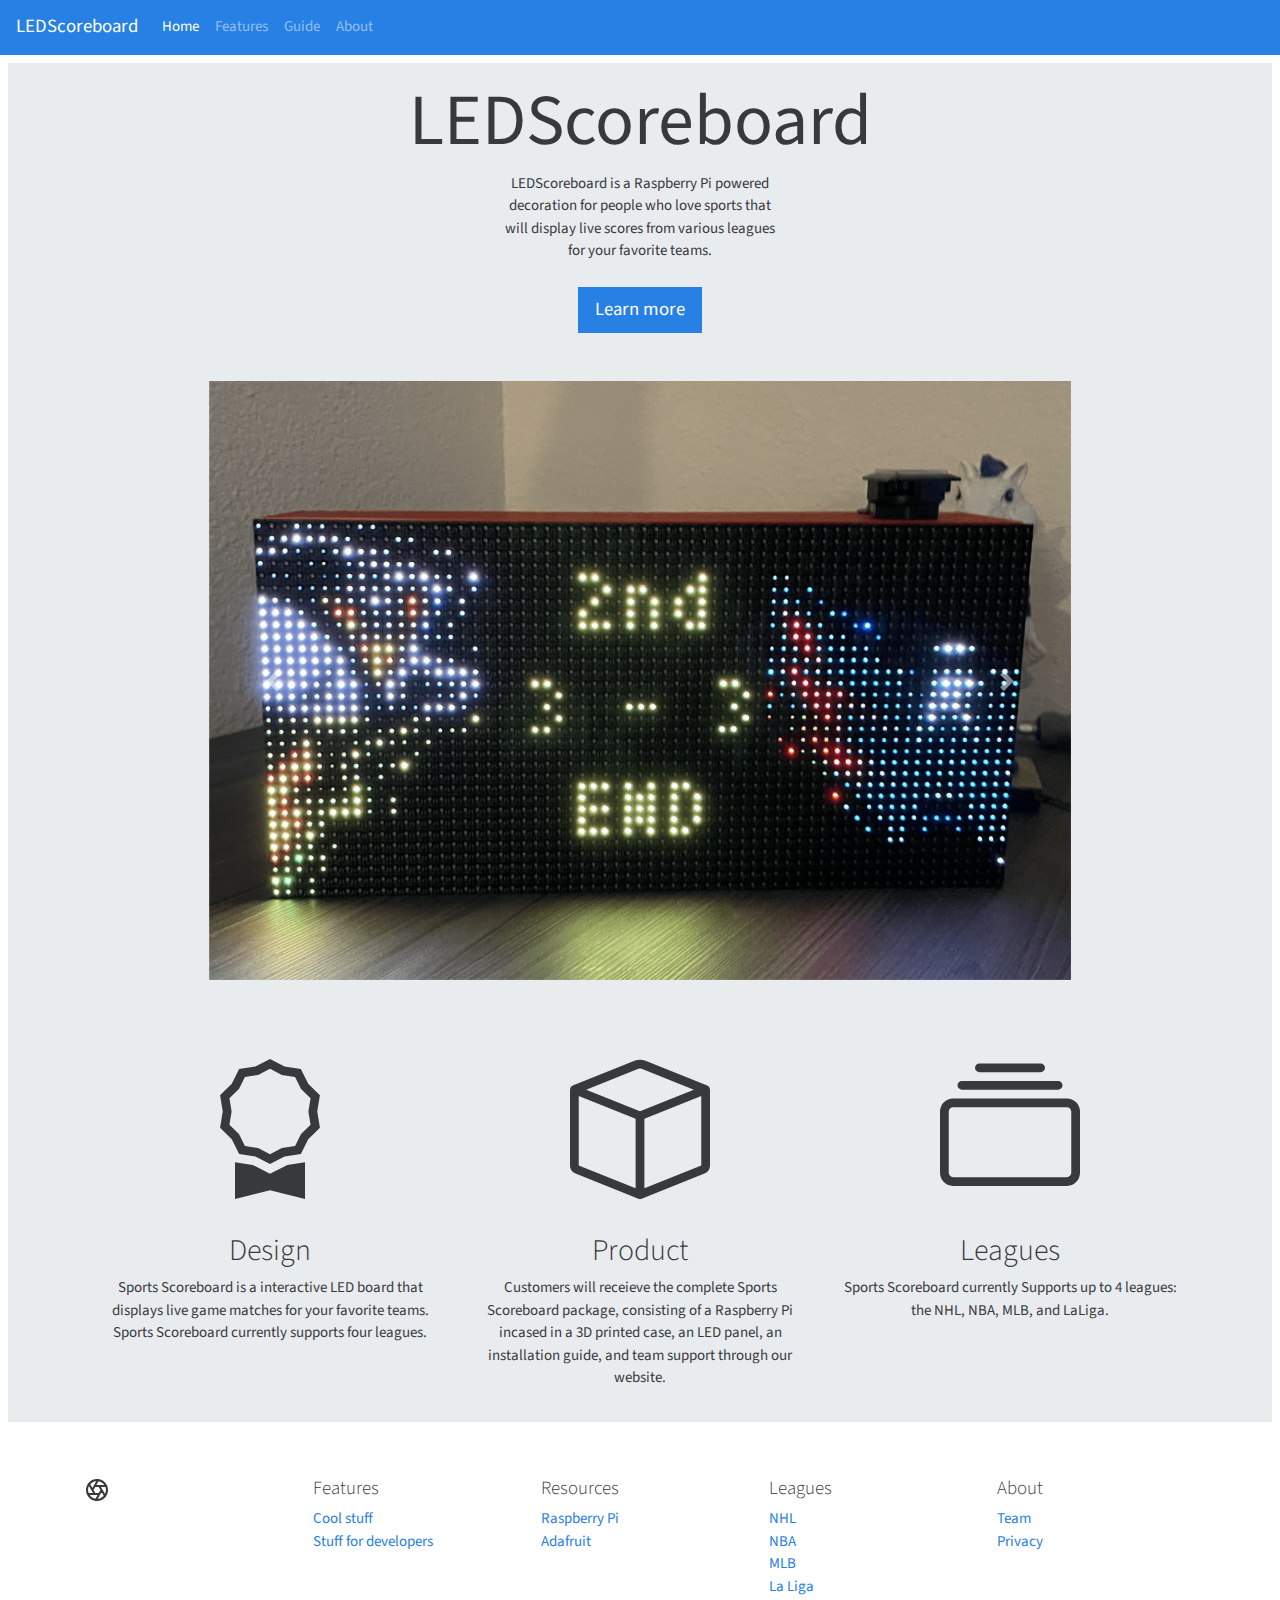
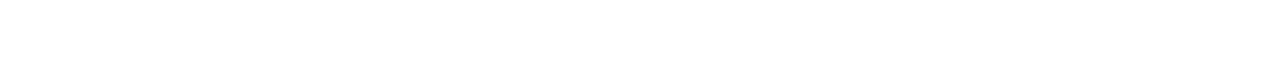
<file: index.html>
<!doctype html>
<html lang="en">

<head>
  <meta charset="utf-8">
  <meta name="viewport" content="width=device-width, initial-scale=1">
  <meta name="description" content="Base HTML for the project">
  <meta name="author" content="Amey Khairnar et al.">
  <title>LEDScoreboard - Home</title>

  <link rel="canonical" href="https://srdesignledboard.github.io/">

  <!-- Bootstrap, JQuery, Popper, etc -->
  <script src="https://code.jquery.com/jquery-3.3.1.slim.min.js"
    integrity="sha384-q8i/X+965DzO0rT7abK41JStQIAqVgRVzpbzo5smXKp4YfRvH+8abtTE1Pi6jizo"
    crossorigin="anonymous"></script>
  <script src="https://cdnjs.cloudflare.com/ajax/libs/popper.js/1.14.7/umd/popper.min.js"
    integrity="sha384-UO2eT0CpHqdSJQ6hJty5KVphtPhzWj9WO1clHTMGa3JDZwrnQq4sF86dIHNDz0W1"
    crossorigin="anonymous"></script>
  <link href="./stylesheets/bootstrap.min.css" rel="stylesheet">
  <link href="./stylesheets/style.css" rel="stylesheet">
  <script src="https://stackpath.bootstrapcdn.com/bootstrap/4.3.1/js/bootstrap.min.js"
    integrity="sha384-JjSmVgyd0p3pXB1rRibZUAYoIIy6OrQ6VrjIEaFf/nJGzIxFDsf4x0xIM+B07jRM"
    crossorigin="anonymous"></script>
</head>

<body>
  <!-- Navbar -->
  <nav class="navbar navbar-expand-lg navbar-dark bg-primary">
    <a class="navbar-brand" href="./index.html">LEDScoreboard</a>
    <button class="navbar-toggler" type="button" data-toggle="collapse" data-target="#navbarColor01"
      aria-controls="navbarColor01" aria-expanded="false" aria-label="Toggle navigation">
      <span class="navbar-toggler-icon"></span>
    </button>

    <div class="collapse navbar-collapse" id="navbarColor01">
      <ul class="navbar-nav mr-auto">
        <li class="nav-item active">
          <a class="nav-link" href="./index.html">Home</a>
        </li>
        <li class="nav-item">
          <a class="nav-link" href="./features/features.html">Features</a>
        </li>
        <li class="nav-item">
          <a class="nav-link" href="./guide/guide.html">Guide</a>
        </li>
        <li class="nav-item">
          <a class="nav-link" href="./about/about.html">About</a>
        </li>
    </div>
  </nav>
  <!-- /Navbar -->

  <main>
    <!-- Jumbotron -->
    <div class="jumbotron m-2 p-3">
      <div>
        <div class="text-center h-100 align-content-center">
          <h1 class="display-3"><b>LEDScoreboard</b></h1>
        </div>
        <div class="row h-100 align-content-center">
          <p class="col-3 mx-auto text-center">
            LEDScoreboard is a Raspberry Pi powered decoration for people who love sports that will display
            live scores from various leagues for your favorite teams.
          </p>
        </div>
        <div class="row h-100 align-content-center mt-2 mb-5">
          <a class="mx-auto btn btn-primary btn-lg" href="features/features.html">Learn more</a>
        </div>
      </div>

      <!-- Carousel with images of the scoreboard -->
      <div id="carouselExampleControls" class="carousel slide" data-ride="carousel"
        style="width: 70%; margin-left: auto; margin-right:auto">
        <div class="carousel-inner">
          <div class="carousel-item active">
            <img class="d-block w-100" src="img/1-min.png" alt="First league">
          </div>
          <div class="carousel-item">
            <img class="d-block w-100" src="img/2-min.png" alt="Second league">
          </div>
          <div class="carousel-item">
            <img class="d-block w-100" src="img/3-min.png" alt="Third league">
          </div>
          <div class="carousel-item">
            <img class="d-block w-100" src="img/4-min.png" alt="Third league">
          </div>
        </div>
        <a class="carousel-control-prev" href="#carouselExampleControls" role="button" data-slide="prev">
          <span class="carousel-control-prev-icon" aria-hidden="true"></span>
          <span class="sr-only">Previous</span>
        </a>
        <a class="carousel-control-next" href="#carouselExampleControls" role="button" data-slide="next">
          <span class="carousel-control-next-icon" aria-hidden="true"></span>
          <span class="sr-only">Next</span>
        </a>
      </div>
      <br><br>
      <!-- Carousel with images of the scoreboard -->

      <!-- Marketing messaging and featurettes
      ================================================== -->
      <!-- Wrap the rest of the page in another container to center all the content. -->

      <div class="container marketing">
        <!-- Three columns of text below the carousel -->
        <div class="row" style="margin-left: auto; margin-right:auto">
          <div class="col" style="text-align: center;">
            <svg xmlns="http://www.w3.org/2000/svg" width="140" height="140" fill="currentColor" class="bi bi-award"
              viewBox="0 0 16 16" style="margin: 10%;">
              <path
                d="M9.669.864 8 0 6.331.864l-1.858.282-.842 1.68-1.337 1.32L2.6 6l-.306 1.854 1.337 1.32.842 1.68 1.858.282L8 12l1.669-.864 1.858-.282.842-1.68 1.337-1.32L13.4 6l.306-1.854-1.337-1.32-.842-1.68L9.669.864zm1.196 1.193.684 1.365 1.086 1.072L12.387 6l.248 1.506-1.086 1.072-.684 1.365-1.51.229L8 10.874l-1.355-.702-1.51-.229-.684-1.365-1.086-1.072L3.614 6l-.25-1.506 1.087-1.072.684-1.365 1.51-.229L8 1.126l1.356.702 1.509.229z" />
              <path d="M4 11.794V16l4-1 4 1v-4.206l-2.018.306L8 13.126 6.018 12.1 4 11.794z" />
            </svg>

            <h2>Design</h2>
            <p>Sports Scoreboard is a interactive LED board that displays live game matches for your favorite teams.
              Sports Scoreboard currently supports four leagues.</p>
          </div><!-- /.col-lg-4 -->
          <div class="col" style="text-align: center;">
            <svg xmlns="http://www.w3.org/2000/svg" width="140" height="140" fill="currentColor" class="bi bi-box"
              viewBox="0 0 16 16" style="margin: 10%;">
              <path
                d="M8.186 1.113a.5.5 0 0 0-.372 0L1.846 3.5 8 5.961 14.154 3.5 8.186 1.113zM15 4.239l-6.5 2.6v7.922l6.5-2.6V4.24zM7.5 14.762V6.838L1 4.239v7.923l6.5 2.6zM7.443.184a1.5 1.5 0 0 1 1.114 0l7.129 2.852A.5.5 0 0 1 16 3.5v8.662a1 1 0 0 1-.629.928l-7.185 2.874a.5.5 0 0 1-.372 0L.63 13.09a1 1 0 0 1-.63-.928V3.5a.5.5 0 0 1 .314-.464L7.443.184z" />
            </svg>

            <h2>Product</h2>
            <p>Customers will receieve the complete Sports Scoreboard package, consisting of a Raspberry Pi incased in a
              3D printed case, an LED panel, an installation guide, and team support through our website.</p>
          </div><!-- /.col-lg-4 -->
          <div class="col" style="text-align: center;">
            <svg xmlns="http://www.w3.org/2000/svg" width="140" height="140" fill="currentColor"
              class="bi bi-collection" viewBox="0 0 16 16" style="margin: 10%;">
              <path
                d="M2.5 3.5a.5.5 0 0 1 0-1h11a.5.5 0 0 1 0 1h-11zm2-2a.5.5 0 0 1 0-1h7a.5.5 0 0 1 0 1h-7zM0 13a1.5 1.5 0 0 0 1.5 1.5h13A1.5 1.5 0 0 0 16 13V6a1.5 1.5 0 0 0-1.5-1.5h-13A1.5 1.5 0 0 0 0 6v7zm1.5.5A.5.5 0 0 1 1 13V6a.5.5 0 0 1 .5-.5h13a.5.5 0 0 1 .5.5v7a.5.5 0 0 1-.5.5h-13z" />
            </svg>


            <h2>Leagues</h2>
            <p>Sports Scoreboard currently Supports up to 4 leagues: the NHL, NBA, MLB, and LaLiga.</p>
          </div><!-- /.col-lg-4 -->
        </div><!-- /.row -->
      </div> <!--container marketing-->
    </div> <!-- Jumbotron -->
  </main>

  <!-- Footer -->
  <footer class="container py-5">
    <div class="row">
      <div class="col-12 col-md">
        <svg xmlns="http://www.w3.org/2000/svg" width="24" height="24" fill="none" stroke="currentColor"
          stroke-linecap="round" stroke-linejoin="round" stroke-width="2" class="d-block mb-2" role="img"
          viewBox="0 0 24 24">
          <title>Product</title>
          <circle cx="12" cy="12" r="10" />
          <path
            d="M14.31 8l5.74 9.94M9.69 8h11.48M7.38 12l5.74-9.94M9.69 16L3.95 6.06M14.31 16H2.83m13.79-4l-5.74 9.94" />
        </svg>
      </div>
      <div class="col-6 col-md">
        <h5>Features</h5>
        <ul class="list-unstyled text-small">
          <li><a class="link-secondary" href="features/features.html">Cool stuff</a></li>
          <li><a class="link-secondary" href="https://github.com/SrDesignLEDBoard">Stuff for developers</a></li>
        </ul>
      </div>
      <div class="col-6 col-md">
        <h5>Resources</h5>
        <ul class="list-unstyled text-small">
          <li><a class="link-secondary" href="https://www.raspberrypi.org/">Raspberry Pi</a></li>
          <li><a class="link-secondary" href="https://www.adafruit.com/">Adafruit</a></li>
        </ul>
      </div>
      <div class="col-6 col-md">
        <h5>Leagues</h5>
        <ul class="list-unstyled text-small">
          <li><a class="link-secondary" href="https://www.nhl.com/">NHL</a></li>
          <li><a class="link-secondary" href="https://www.nba.com/">NBA</a></li>
          <li><a class="link-secondary" href="https://www.mlb.com/">MLB</a></li>
          <li><a class="link-secondary" href="https://www.laliga.com/">La Liga</a></li>
        </ul>
      </div>
      <div class="col-6 col-md">
        <h5>About</h5>
        <ul class="list-unstyled text-small">
          <li><a class="link-secondary" href="./about/about.html#team">Team</a></li>
          <li><a class="link-secondary" href="./about/privacy.html">Privacy</a></li>
        </ul>
      </div>
    </div>
  </footer>
  <!-- /Footer -->
</body>

</html>
</file>
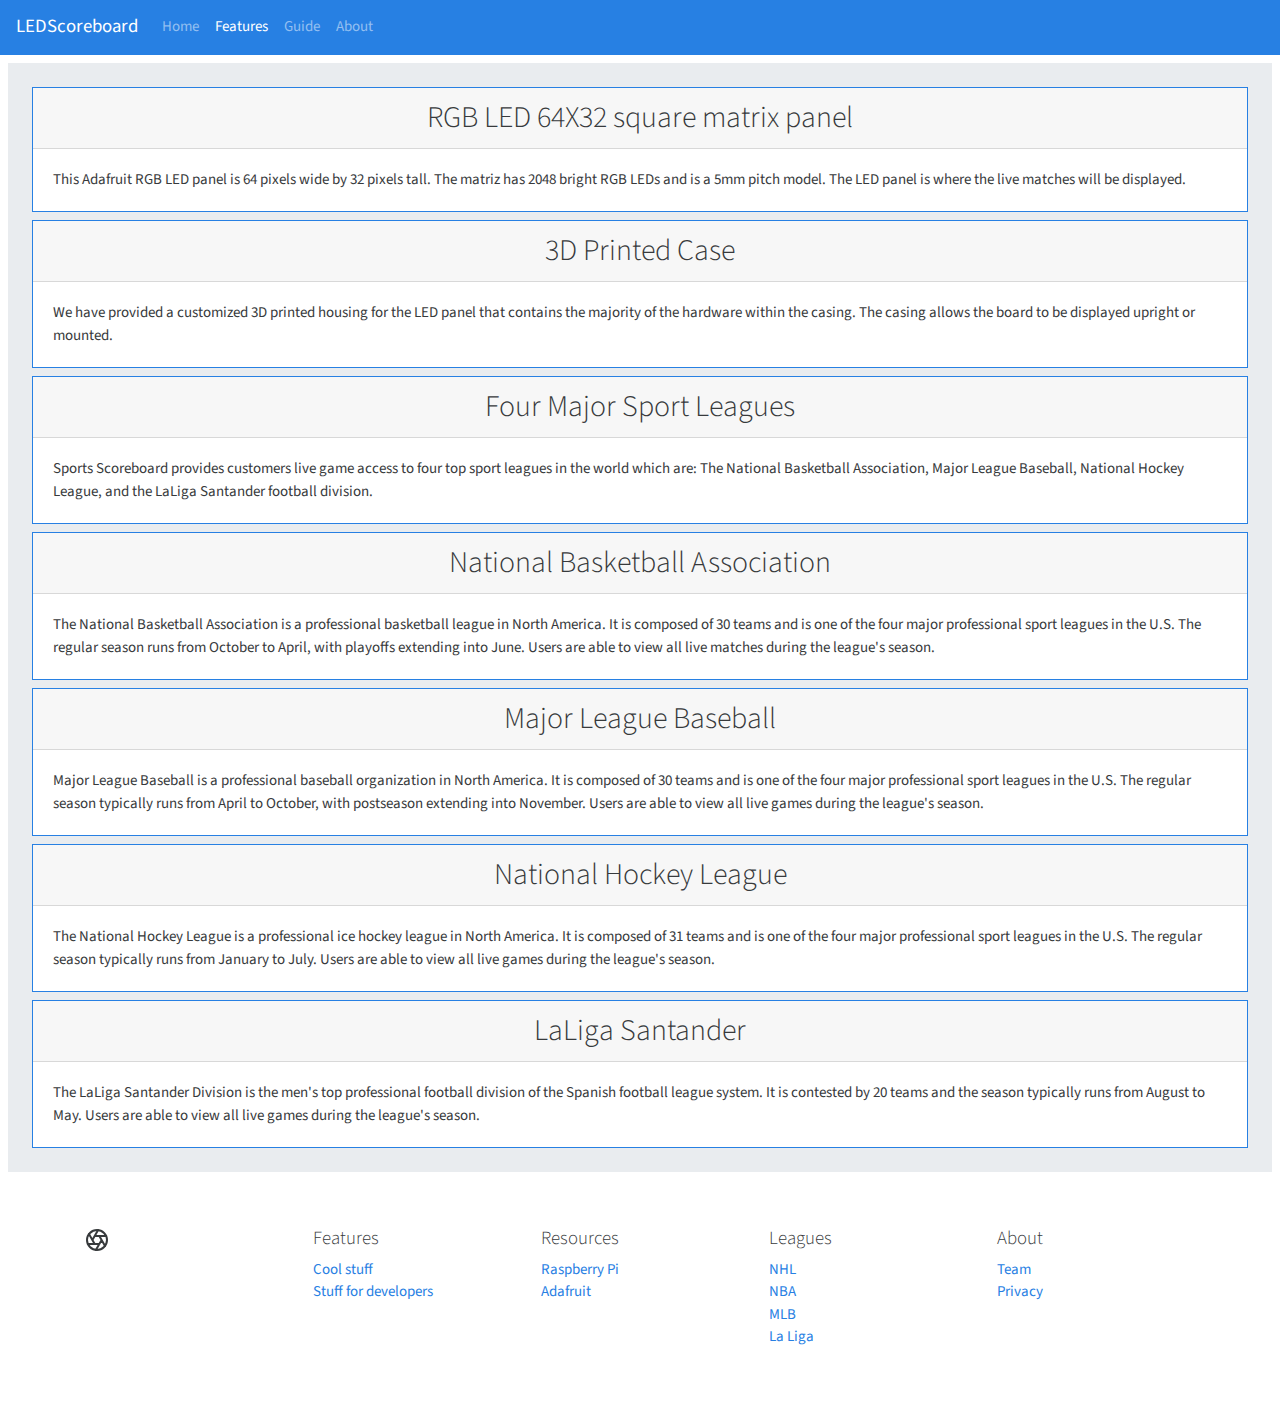
<file: features/features.html>
<!doctype html>
<html lang="en">

<head>
  <meta charset="utf-8">
  <meta name="viewport" content="width=device-width, initial-scale=1">
  <meta name="description" content="Base HTML for the project">
  <meta name="author" content="Amey Khairnar et al.">
  <title>LEDScoreboard - Features</title>

  <link rel="canonical" href="https://srdesignledboard.github.io/features/features.html">

  <!-- Bootstrap, JQuery, Popper, etc -->
  <script src="https://code.jquery.com/jquery-3.3.1.slim.min.js"
    integrity="sha384-q8i/X+965DzO0rT7abK41JStQIAqVgRVzpbzo5smXKp4YfRvH+8abtTE1Pi6jizo"
    crossorigin="anonymous"></script>
  <script src="https://cdnjs.cloudflare.com/ajax/libs/popper.js/1.14.7/umd/popper.min.js"
    integrity="sha384-UO2eT0CpHqdSJQ6hJty5KVphtPhzWj9WO1clHTMGa3JDZwrnQq4sF86dIHNDz0W1"
    crossorigin="anonymous"></script>
  <link href="../stylesheets/bootstrap.min.css" rel="stylesheet">
  <script src="https://stackpath.bootstrapcdn.com/bootstrap/4.3.1/js/bootstrap.min.js"
    integrity="sha384-JjSmVgyd0p3pXB1rRibZUAYoIIy6OrQ6VrjIEaFf/nJGzIxFDsf4x0xIM+B07jRM"
    crossorigin="anonymous"></script>
</head>

<body>
  <!-- Navbar -->
  <nav class="navbar navbar-expand-lg navbar-dark bg-primary">
    <a class="navbar-brand" href="../index.html">LEDScoreboard</a>
    <button class="navbar-toggler" type="button" data-toggle="collapse" data-target="#navbarColor01"
      aria-controls="navbarColor01" aria-expanded="false" aria-label="Toggle navigation">
      <span class="navbar-toggler-icon"></span>
    </button>

    <div class="collapse navbar-collapse" id="navbarColor01">
      <ul class="navbar-nav mr-auto">
        <li class="nav-item">
          <a class="nav-link" href="../index.html">Home</a>
        </li>
        <li class="nav-item active">
          <a class="nav-link" href="../features/features.html">Features</a>
        </li>
        <li class="nav-item">
          <a class="nav-link" href="../guide/guide.html">Guide</a>
        </li>
        <li class="nav-item">
          <a class="nav-link" href="../about/about.html">About</a>
        </li>
    </div>
  </nav>
  <!-- /Navbar -->

  <main>
    <!-- Jumbotron -->
    <div class="jumbotron m-2 p-3">
        <!-- RGB Panel -->
      <div class="card border-primary m-2">
        <div class="card-header text-center h2">RGB LED 64X32 square matrix panel</div>
        <div class="card-body">
          <p class="card-text">
            This Adafruit RGB LED panel is 64 pixels wide by 32 pixels tall. The matriz has 2048 bright RGB LEDs and is a 5mm pitch model. The LED panel is where the live matches will be displayed.
          </p>
        </div>
      </div>

      <!-- 3D Case -->
      <div class="card border-primary m-2">
        <div class="card-header text-center h2">3D Printed Case</div>
        <div class="card-body">
          <p class="card-text">
            We have provided a customized 3D printed housing for the LED panel that contains the majority of the hardware within the casing. The casing allows the board to be displayed upright or mounted.
          </p>
        </div>
      </div>

      <!-- Leagues -->
      <div class="card border-primary m-2">
        <div class="card-header text-center h2">Four Major Sport Leagues</div>
        <div class="card-body">
          <p class="card-text">
            Sports Scoreboard provides customers live game access to four top sport leagues in the world which are: The National Basketball Association, Major League Baseball, National Hockey League, and the LaLiga Santander football division.
          </p>
        </div>
      </div>

      <!-- NBA -->
      <div class="card border-primary m-2">
        <div class="card-header text-center h2">National Basketball Association</div>
        <div class="card-body">
          <p class="card-text">
            The National Basketball Association is a professional basketball league in North America. It is composed of 30 teams and is one of the four major professional sport leagues in the U.S. The regular season runs from October to April, with playoffs extending into June. Users are able to view all live matches during the league's season. 
          </p>
        </div>
      </div>

      <!-- MLB -->
      <div class="card border-primary m-2">
        <div class="card-header text-center h2">Major League Baseball</div>
        <div class="card-body">
          <p class="card-text">
            Major League Baseball is a professional baseball organization in North America. It is composed of 30 teams and is one of the four major professional sport leagues in the U.S. The regular season typically runs from April to October, with postseason extending into November. Users are able to view all live games during the league's season. 
          </p>
        </div>
      </div>

      <!-- NHL -->
      <div class="card border-primary m-2">
        <div class="card-header text-center h2">National Hockey League</div>
        <div class="card-body">
          <p class="card-text">
            The National Hockey League is a professional ice hockey league in North America. It is composed of 31 teams and is one of the four major professional sport leagues in the U.S. The regular season typically runs from January to July. Users are able to view all live games during the league's season. 
          </p>
        </div>
      </div>

      <!-- LaLiga -->
      <div class="card border-primary m-2">
        <div class="card-header text-center h2">LaLiga Santander</div>
        <div class="card-body">
          <p class="card-text">
            The LaLiga Santander Division is the men's top professional football division of the Spanish football league system. It is contested by 20 teams and the season typically runs from August to May. Users are able to view all live games during the league's season. 
          </p>
        </div>
      </div>

    </div>
  </main>

  <!-- Footer -->
  <footer class="container py-5">
    <div class="row">
      <div class="col-12 col-md">
        <svg xmlns="http://www.w3.org/2000/svg" width="24" height="24" fill="none" stroke="currentColor"
          stroke-linecap="round" stroke-linejoin="round" stroke-width="2" class="d-block mb-2" role="img"
          viewBox="0 0 24 24">
          <title>Product</title>
          <circle cx="12" cy="12" r="10" />
          <path
            d="M14.31 8l5.74 9.94M9.69 8h11.48M7.38 12l5.74-9.94M9.69 16L3.95 6.06M14.31 16H2.83m13.79-4l-5.74 9.94" />
        </svg>
      </div>
      <div class="col-6 col-md">
        <h5>Features</h5>
        <ul class="list-unstyled text-small">
          <li><a class="link-secondary" href="../features/features.html">Cool stuff</a></li>
          <li><a class="link-secondary" href="https://github.com/SrDesignLEDBoard">Stuff for developers</a></li>
        </ul>
      </div>
      <div class="col-6 col-md">
        <h5>Resources</h5>
        <ul class="list-unstyled text-small">
          <li><a class="link-secondary" href="https://www.raspberrypi.org/">Raspberry Pi</a></li>
          <li><a class="link-secondary" href="https://www.adafruit.com/">Adafruit</a></li>
        </ul>
      </div>
      <div class="col-6 col-md">
        <h5>Leagues</h5>
        <ul class="list-unstyled text-small">
          <li><a class="link-secondary" href="https://www.nhl.com/">NHL</a></li>
          <li><a class="link-secondary" href="https://www.nba.com/">NBA</a></li>
          <li><a class="link-secondary" href="https://www.mlb.com/">MLB</a></li>
          <li><a class="link-secondary" href="https://www.laliga.com/">La Liga</a></li>
        </ul>
      </div>
      <div class="col-6 col-md">
        <h5>About</h5>
        <ul class="list-unstyled text-small">
          <li><a class="link-secondary" href="../about/about.html#team">Team</a></li>
          <li><a class="link-secondary" href="../about/privacy.html">Privacy</a></li>
        </ul>
      </div>
    </div>
  </footer>
  <!-- /Footer -->
</body>

</html>
</file>
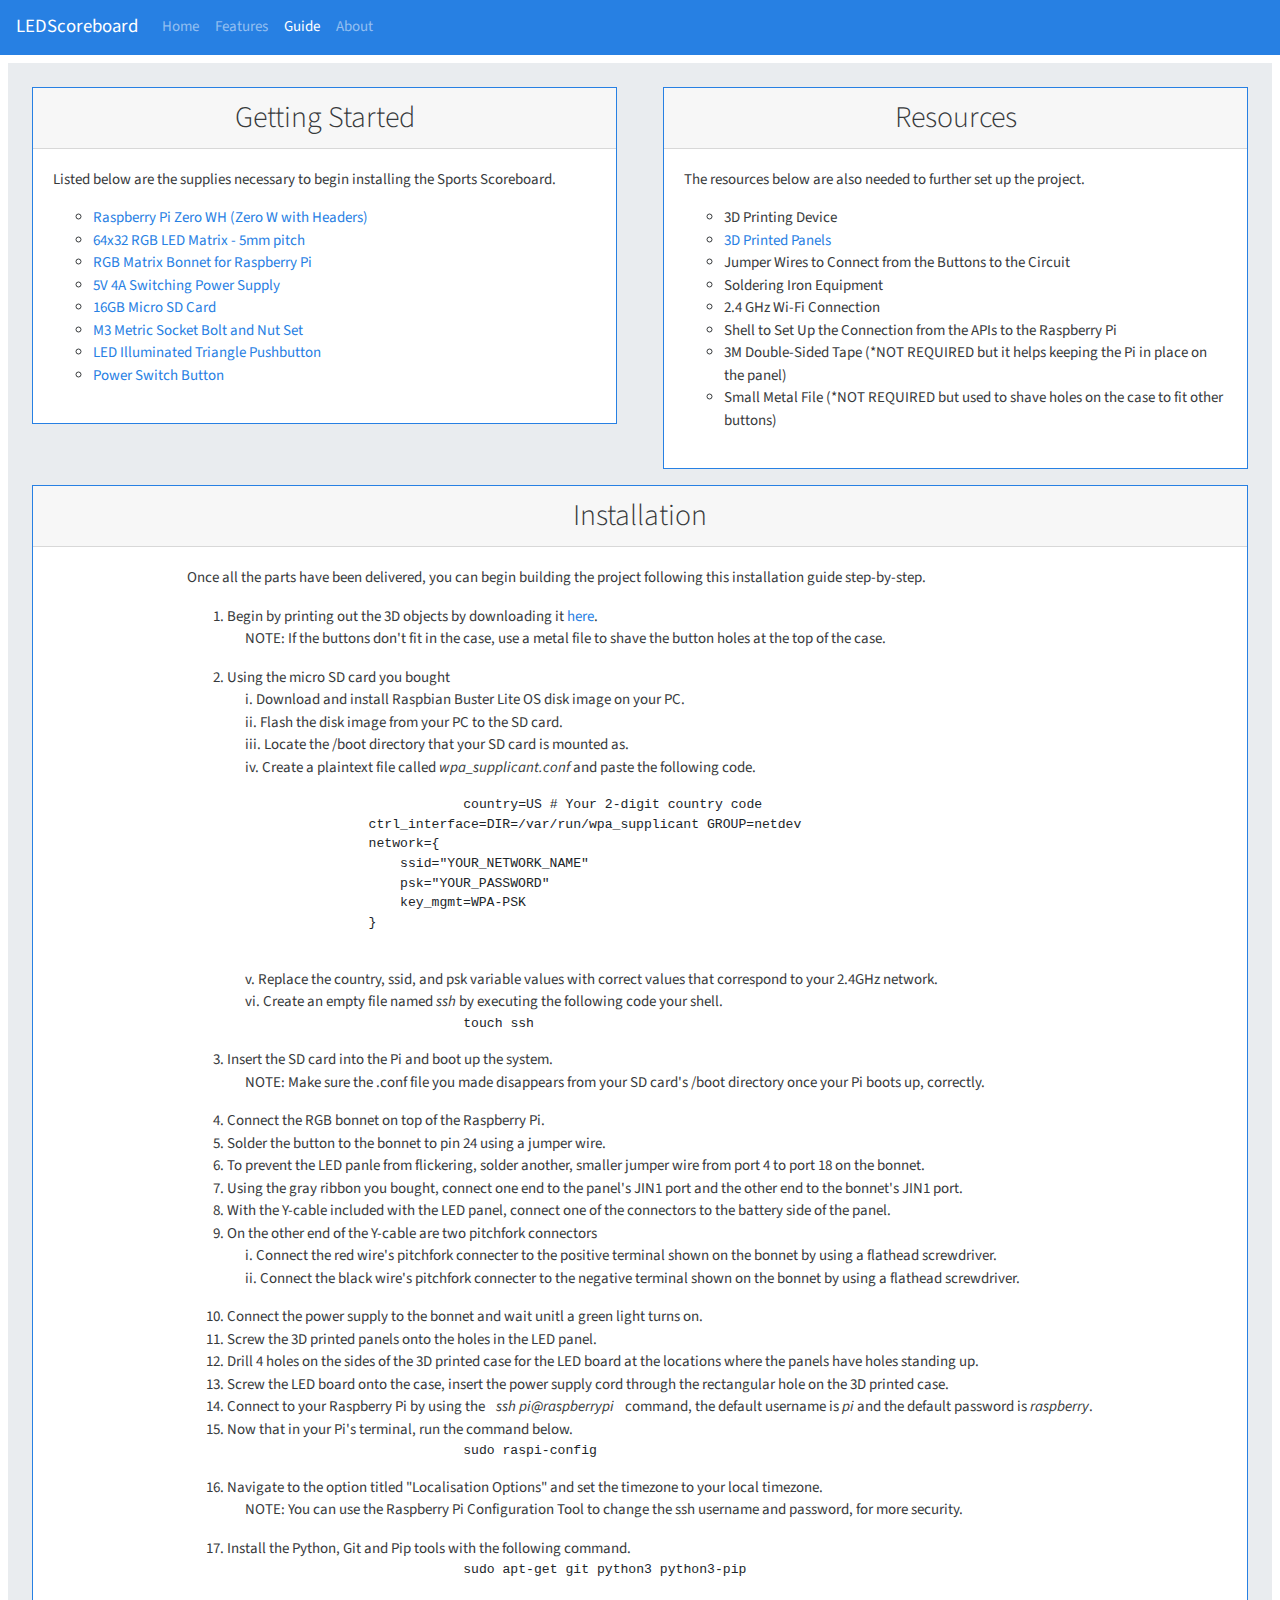
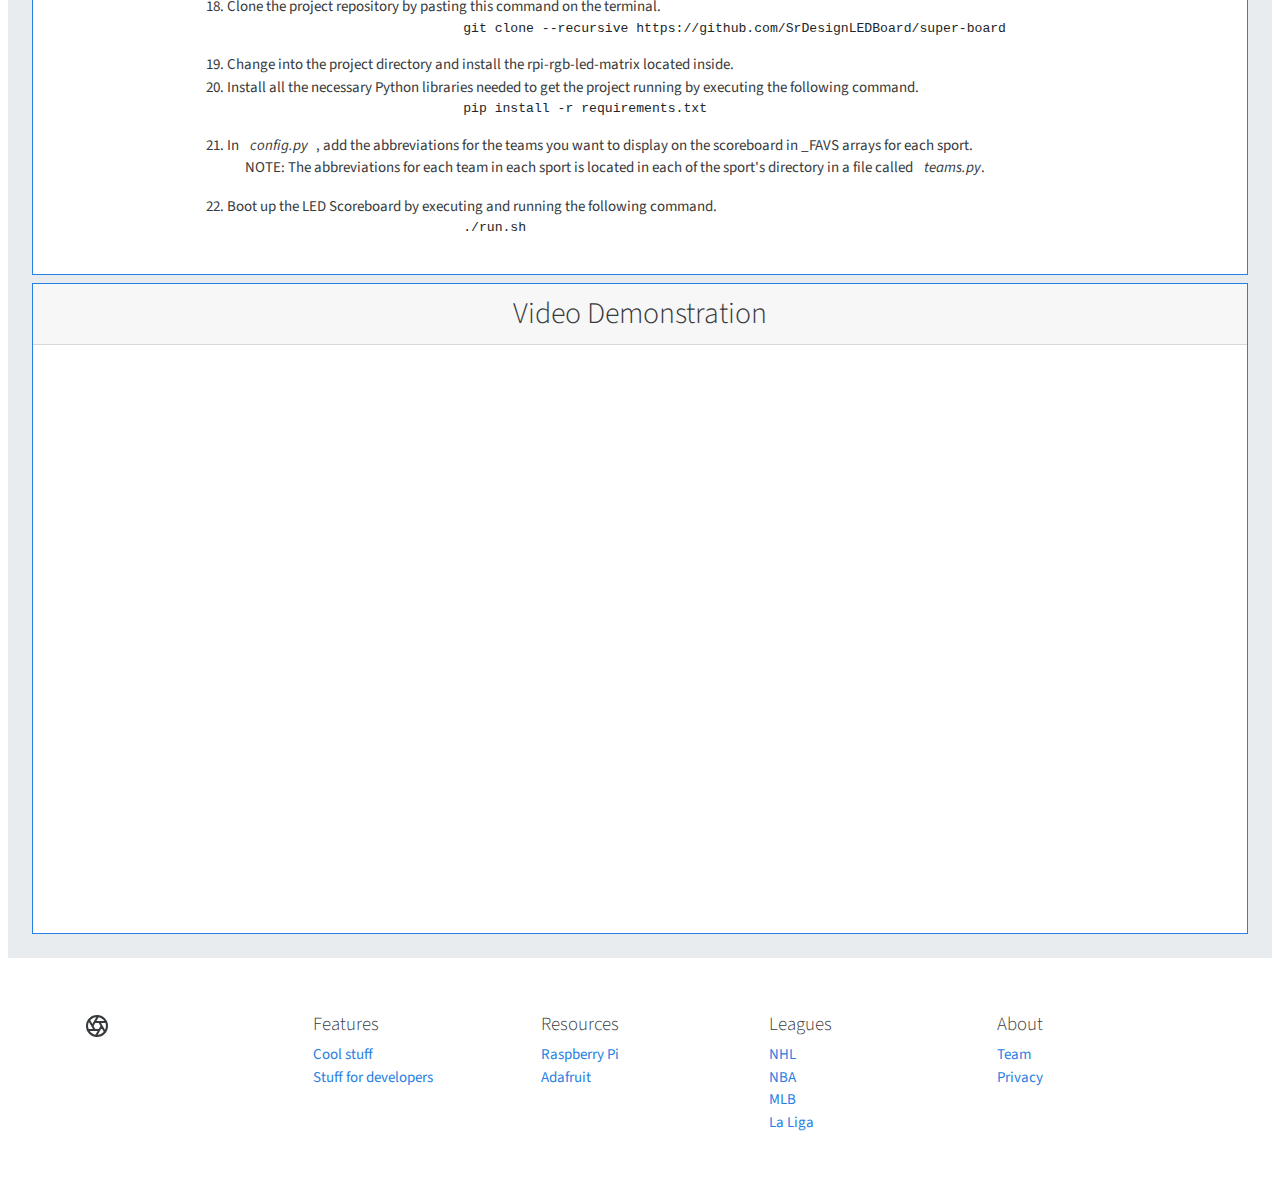
<file: guide/guide.html>
<!doctype html>
<html lang="en">

<head>
  <meta charset="utf-8">
  <meta name="viewport" content="width=device-width, initial-scale=1">
  <meta name="description" content="Base HTML for the project">
  <meta name="author" content="Amey Khairnar et al.">
  <title>LEDScoreboard - Guide</title>

  <link rel="canonical" href="https://srdesignledboard.github.io/features/features.html">

  <!-- Bootstrap, JQuery, Popper, etc -->
  <script src="https://code.jquery.com/jquery-3.3.1.slim.min.js"
    integrity="sha384-q8i/X+965DzO0rT7abK41JStQIAqVgRVzpbzo5smXKp4YfRvH+8abtTE1Pi6jizo"
    crossorigin="anonymous"></script>
  <script src="https://cdnjs.cloudflare.com/ajax/libs/popper.js/1.14.7/umd/popper.min.js"
    integrity="sha384-UO2eT0CpHqdSJQ6hJty5KVphtPhzWj9WO1clHTMGa3JDZwrnQq4sF86dIHNDz0W1"
    crossorigin="anonymous"></script>
  <link href="../stylesheets/bootstrap.min.css" rel="stylesheet">
  <script src="https://stackpath.bootstrapcdn.com/bootstrap/4.3.1/js/bootstrap.min.js"
    integrity="sha384-JjSmVgyd0p3pXB1rRibZUAYoIIy6OrQ6VrjIEaFf/nJGzIxFDsf4x0xIM+B07jRM"
    crossorigin="anonymous"></script>
</head>

<body>
  <!-- Navbar -->
  <nav class="navbar navbar-expand-lg navbar-dark bg-primary">
    <a class="navbar-brand" href="../index.html">LEDScoreboard</a>
    <button class="navbar-toggler" type="button" data-toggle="collapse" data-target="#navbarColor01"
      aria-controls="navbarColor01" aria-expanded="false" aria-label="Toggle navigation">
      <span class="navbar-toggler-icon"></span>
    </button>

    <div class="collapse navbar-collapse" id="navbarColor01">
      <ul class="navbar-nav mr-auto">
        <li class="nav-item">
          <a class="nav-link" href="../index.html">Home</a>
        </li>
        <li class="nav-item">
          <a class="nav-link" href="../features/features.html">Features</a>
        </li>
        <li class="nav-item active">
          <a class="nav-link" href="../guide/guide.html">Guide</a>
        </li>
        <li class="nav-item">
          <a class="nav-link" href="../about/about.html">About</a>
        </li>
    </div>
  </nav>
  <!-- /Navbar -->

  <main>
    <!-- Jumbotron -->
    <div class="jumbotron m-2 p-3">
      <div class="row">
        <style>
          ul.cir {list-style-type: circle;}
          ul.sqr {list-style-type: square;}
        </style>

        <!-- Getting Started card -->
        <div class="col-md-6">
          <div class="card border-primary m-2">
            <div class="card-header text-center h2">Getting Started</div>
            <div class="card-body">
              <p class="card-text">
                Listed below are the supplies necessary to begin installing the Sports Scoreboard.
              </p>
              <ul class="cir">
                <li>
                    <a href="https://www.adafruit.com/product/3708" target="_blank" rel="noopener noreferrer">
                    Raspberry Pi Zero WH (Zero W with Headers)</a>
                </li>
                <li>
                    <a href="https://www.adafruit.com/product/2277" target="_blank" rel="noopener noreferrer">
                    64x32 RGB LED Matrix - 5mm pitch</a>
                </li>
                <li>
                    <a href="https://www.adafruit.com/product/3211" target="_blank" rel="noopener noreferrer">
                    RGB Matrix Bonnet for Raspberry Pi</a>
                </li>
                <li>
                    <a href="https://www.adafruit.com/product/1466" target="_blank" rel="noopener noreferrer">
                    5V 4A Switching Power Supply</a>
                </li>
                <li>
                    <a href="https://www.amazon.com/Sandisk-Ultra-Micro-UHS-I-Adapter/dp/B073K14CVB/" target="_blank" rel="noopener noreferrer">
                    16GB Micro SD Card</a>
                </li>
                <li>
                    <a href="https://www.amazon.com/gp/product/B074Q4Z2C6/" target="_blank" rel="noopener noreferrer">
                    M3 Metric Socket Bolt and Nut Set</a>
                </li>
                <li>
                    <a href="https://www.adafruit.com/product/4190" target="_blank" rel="noopener noreferrer">
                    LED Illuminated Triangle Pushbutton</a>
                </li>
                <li>
                    <a href="https://www.amazon.com/MiMoo-Rocker-Switch-Household-Appliances/dp/B07B2S5QYN/" target="_blank" rel="noopener noreferrer">
                    Power Switch Button</a>
                </li>
              </ul>
            </div>
          </div>
        </div>


        <!-- Resources card -->
        <div class="col-md-6"> 
          <div class="card border-primary m-2">
            <div class="card-header text-center h2">Resources</div>
            <div class="card-body">
              <p class="card-text">
                The resources below are also needed to further set up the project.
              </p>
              <ul class="cir">
                <li>3D Printing Device</li>
                <li><a href="../files/complete_3d_objects.zip">3D Printed Panels</a></li>
                <li>Jumper Wires to Connect from the Buttons to the Circuit</li>
                <li>Soldering Iron Equipment</li>
                <li>2.4 GHz Wi-Fi Connection</li>
                <li>Shell to Set Up the Connection from the APIs to the Raspberry Pi</li>
                <li>3M Double-Sided Tape (*NOT REQUIRED but it helps keeping the Pi in place on the panel)</li>
                <li>Small Metal File (*NOT REQUIRED but used to shave holes on the case to fit other buttons) </li>
              </ul>
            </div>
          </div>
        </div>
      </div>

      
      <!-- Installation card -->
      <div class="card border-primary m-2">
        <div class="card-header text-center h2">Installation</div>
        <div class="card-body" style="margin-left:auto;margin-right:auto;text-align:center">
          <p class="card-text" style="text-align:left">
            Once all the parts have been delivered, you can begin building the project following
            this installation guide step-by-step.<br>

            <ol type="1" style="text-align:left">
              <li>Begin by printing out the 3D objects by downloading it <a href="../files/complete_3d_objects.zip">here</a>.
              <br><p>&emsp; NOTE: If the buttons don't fit in the case, use a metal file to shave the button holes at the top of the case.</p>
              </li>
              <li>
              Using the micro SD card you bought
              <br><p>
              &emsp;    i. Download and install Raspbian Buster Lite OS disk image on your PC.<br>
              &emsp;   ii. Flash the disk image from your PC to the SD card.<br>
              &emsp;  iii. Locate the /boot directory that your SD card is mounted as.<br>
              &emsp;   iv. Create a plaintext file called <i>wpa_supplicant.conf</i> and paste the following code.
                <pre class="  language-bash"><code class="  language-bash"><span class="token assign-left variable">&emsp;&emsp;&emsp;&emsp;&emsp;&emsp;&emsp;&emsp;&emsp;&emsp;&emsp;&emsp;&emsp;&emsp;&emsp;&emsp;&emsp;&emsp;country</span><span class="token operator">=</span>US <span class="token comment"># Your 2-digit country code</span>
                  <span class="token assign-left variable">ctrl_interface</span><span class="token operator">=</span>DIR<span class="token operator">=</span>/var/run/wpa_supplicant <span class="token assign-left variable">GROUP</span><span class="token operator">=</span>netdev
                  <span class="token assign-left variable">network</span><span class="token operator">=</span><span class="token punctuation">{</span>
                      <span class="token assign-left variable">ssid</span><span class="token operator">=</span><span class="token string">"YOUR_NETWORK_NAME"</span>
                      <span class="token assign-left variable">psk</span><span class="token operator">=</span><span class="token string">"YOUR_PASSWORD"</span>
                      <span class="token assign-left variable">key_mgmt</span><span class="token operator">=</span>WPA-PSK
                  <span class="token punctuation">}</span></code>
                </pre>
              &emsp;    v. Replace the country, ssid, and psk variable values with correct values that correspond to your 2.4GHz network.<br>
              &emsp;   vi. Create an empty file named <i>ssh</i> by executing the following code your shell.<br>
              <pre class="  language-bash"><code class="  language-bash"><span class="token function">&emsp;&emsp;&emsp;&emsp;&emsp;&emsp;&emsp;&emsp;&emsp;&emsp;&emsp;&emsp;&emsp;&emsp;&emsp;&emsp;&emsp;&emsp;touch</span> <span class="token function">ssh</span></code></pre>
              </p>
              </li>
              <li>
              Insert the SD card into the Pi and boot up the system.
              <p>&emsp; NOTE: Make sure the .conf file you made disappears from your SD card's /boot directory once your Pi boots up, correctly.</p>
              </li>
              <li>Connect the RGB bonnet on top of the Raspberry Pi.</li>
              <li>Solder the button to the bonnet to pin 24 using a jumper wire.</li>
              <li>To prevent the LED panle from flickering, solder another, smaller jumper wire from port 4 to port 18 on the bonnet.</li>
              <li>Using the gray ribbon you bought, connect one end to the panel's JIN1 port and the other end to the bonnet's JIN1 port.</li>
              <li>With the Y-cable included with the LED panel, connect one of the connectors to the battery side of the panel.</li>
              <li>On the other end of the Y-cable are two pitchfork connectors
              <br><p>
              &emsp;    i. Connect the red wire's pitchfork connecter to the positive terminal shown on the bonnet by using a flathead screwdriver.<br>
              &emsp;   ii. Connect the black wire's pitchfork connecter to the negative terminal shown on the bonnet by using a flathead screwdriver.
              </p>
              </li>
              <li>
              Connect the power supply to the bonnet and wait unitl a green light turns on.
              </li>
              <li>
              Screw the 3D printed panels onto the holes in the LED panel.
              </li>
              <li>
              Drill 4 holes on the sides of the 3D printed case for the LED board at the locations where the panels have holes standing up.
              </li>
              <li>
              Screw the LED board onto the case, insert the power supply cord through the rectangular hole on the 3D printed case.
              </li>
              <li>
              Connect to your Raspberry Pi by using the &ensp;<i>ssh pi@raspberrypi</i> &ensp;command, the default username is <i>pi</i> and the default password is <i>raspberry</i>.
              </li>
              <li>Now that in your Pi's terminal, run the command below.
              <pre class="  language-bash"><code class="  language-bash"><span class="token assign-left variable">&emsp;&emsp;&emsp;&emsp;&emsp;&emsp;&emsp;&emsp;&emsp;&emsp;&emsp;&emsp;&emsp;&emsp;&emsp;&emsp;&emsp;&emsp;sudo raspi-config</span></code></pre>
              </li>
              <li>
              Navigate to the option titled "Localisation Options" and set the timezone to your local timezone.
              <br><p>&emsp; NOTE: You can use the Raspberry Pi Configuration Tool to change the ssh username and password, for more security.</p>
              </li>
              <li>
              Install the Python, Git and Pip tools with the following command.
              <pre class="  language-bash"><code class="  language-bash"><span class="token assign-left variable">&emsp;&emsp;&emsp;&emsp;&emsp;&emsp;&emsp;&emsp;&emsp;&emsp;&emsp;&emsp;&emsp;&emsp;&emsp;&emsp;&emsp;&emsp;sudo apt-get git python3 python3-pip</span></code></pre>
              </li>
              <li>
              Clone the project repository by pasting this command on the terminal.
              <pre class="  language-bash"><code class="  language-bash"><span class="token assign-left variable">&emsp;&emsp;&emsp;&emsp;&emsp;&emsp;&emsp;&emsp;&emsp;&emsp;&emsp;&emsp;&emsp;&emsp;&emsp;&emsp;&emsp;&emsp;git clone --recursive https://github.com/SrDesignLEDBoard/super-board</span></code></pre>
              </li>
              <li>
              Change into the project directory and install the rpi-rgb-led-matrix located inside.
              </li>
              <li>
              Install all the necessary Python libraries needed to get the project running by executing the following command.
              <pre class="  language-bash"><code class="  language-bash"><span class="token assign-left variable">&emsp;&emsp;&emsp;&emsp;&emsp;&emsp;&emsp;&emsp;&emsp;&emsp;&emsp;&emsp;&emsp;&emsp;&emsp;&emsp;&emsp;&emsp;pip install -r requirements.txt</span></code></pre>
              </li>
              <li>
              In &ensp;<i>config.py</i>&ensp;, add the abbreviations for the teams you want to display on the scoreboard in _FAVS arrays for each sport.
              <br><p>&emsp; NOTE: The abbreviations for each team in each sport is located in each of the sport's directory in a file called &ensp;<i>teams.py</i>.</p>
              </li>
              <li>
              Boot up the LED Scoreboard by executing and running the following command.
              <pre class="  language-bash"><code class="  language-bash"><span class="token assign-left variable">&emsp;&emsp;&emsp;&emsp;&emsp;&emsp;&emsp;&emsp;&emsp;&emsp;&emsp;&emsp;&emsp;&emsp;&emsp;&emsp;&emsp;&emsp;./run.sh</span></code></pre>
              </li>
            </ol>
          </p>
        </div>
      </div>

      <!-- Video card -->
      <div class="card border-primary m-2">
        <div class="card-header text-center h2">Video Demonstration</div>
        <div class="card-body">
          <div style="margin-left:auto;margin-right:auto;text-align:center">
            <iframe width="860" height="540" src="https://www.youtube.com/embed/frZgkdLS8OM" title="LED Scoreboard Demo" frameborder="0" allow="accelerometer; autoplay; 
                clipboard-write; encrypted-media; gyroscope; picture-in-picture" allowfullscreen>
            </iframe>
          </div>
        </div>
      </div>

    <!-- /Jumbotron -->
    </div>
  </main>

  <!-- Footer -->
  <footer class="container py-5">
    <div class="row">
      <div class="col-12 col-md">
        <svg xmlns="http://www.w3.org/2000/svg" width="24" height="24" fill="none" stroke="currentColor"
          stroke-linecap="round" stroke-linejoin="round" stroke-width="2" class="d-block mb-2" role="img"
          viewBox="0 0 24 24">
          <title>Product</title>
          <circle cx="12" cy="12" r="10" />
          <path
            d="M14.31 8l5.74 9.94M9.69 8h11.48M7.38 12l5.74-9.94M9.69 16L3.95 6.06M14.31 16H2.83m13.79-4l-5.74 9.94" />
        </svg>
      </div>
      <div class="col-6 col-md">
        <h5>Features</h5>
        <ul class="list-unstyled text-small">
          <li><a class="link-secondary" href="../features/features.html">Cool stuff</a></li>
          <li><a class="link-secondary" href="https://github.com/SrDesignLEDBoard">Stuff for developers</a></li>
        </ul>
      </div>
      <div class="col-6 col-md">
        <h5>Resources</h5>
        <ul class="list-unstyled text-small">
          <li><a class="link-secondary" href="https://www.raspberrypi.org/">Raspberry Pi</a></li>
          <li><a class="link-secondary" href="https://www.adafruit.com/">Adafruit</a></li>
        </ul>
      </div>
      <div class="col-6 col-md">
        <h5>Leagues</h5>
        <ul class="list-unstyled text-small">
          <li><a class="link-secondary" href="https://www.nhl.com/">NHL</a></li>
          <li><a class="link-secondary" href="https://www.nba.com/">NBA</a></li>
          <li><a class="link-secondary" href="https://www.mlb.com/">MLB</a></li>
          <li><a class="link-secondary" href="https://www.laliga.com/">La Liga</a></li>
        </ul>
      </div>
      <div class="col-6 col-md">
        <h5>About</h5>
        <ul class="list-unstyled text-small">
          <li><a class="link-secondary" href="../about/about.html#team">Team</a></li>
          <li><a class="link-secondary" href="../about/privacy.html">Privacy</a></li>
        </ul>
      </div>
    </div>
  </footer>
  <!-- /Footer -->
</body>

</html>
</file>
<file: stylesheets/style.css>
.carousel-content {
  position: absolute;
  top: 10%;
  left: 18%;
  z-index: 20;
  color: white;
  text-shadow: 0 1px 2px rgba(0,0,0,.6);
}
</file>
